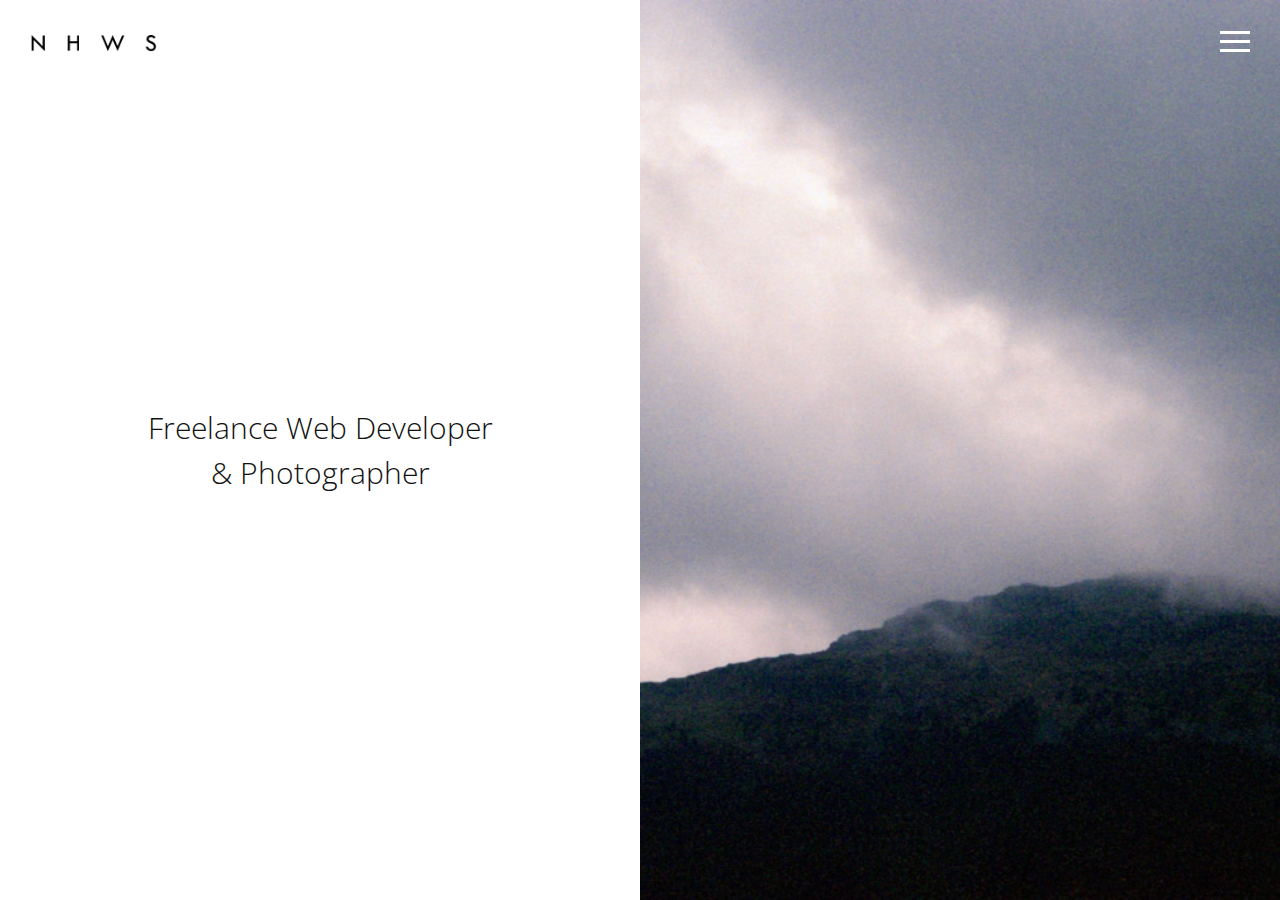
<file: index.html>
<!DOCTYPE html>
<html lang="en">
   <head>
      <meta charset="utf-8">
      <meta http-equiv="X-UA-Compatible" content="IE=edge">
      <meta name="viewport" content="width=device-width, initial-scale=1">
      <meta name="description" content="Nick Halstead Web Services. Nick Antony Halstead Web Services, Web Design Rothesay, Web Design Bute, Web Design Argyll and Bute, Web Design Scotland - Contact me for a free quote today. Services: CMS, Websites, Ecommerce, Design, Print">
      <meta name="author" content="Nick Halstead">
      <title>Nick Halstead Web Services</title>
      <!-- Css -->
      <link href="css/bootstrap.css" rel="stylesheet">
      <link href="css/style.css" rel="stylesheet">
   </head>
   <body>
      <nav class="navbar navbar-default navbar-fixed-top">
         <div class="col-md-12">
            <div class="nav">
               <button class="btn-nav">
               <span class="icon-bar inverted top"></span>
               <span class="icon-bar inverted middle"></span>
               <span class="icon-bar inverted bottom"></span>
               </button>
            </div>
            <a class="navbar-brand" href="index.html">
            <img class="logo" src="img/logo-nh.png" alt="logo">
            </a>
            <div class="nav-content hideNav hidden">
               <ul class="nav-list vcenter">
                  <li class="nav-item"><a class="item-anchor" href="index.html">Home</a></li>
                  <li class="nav-item"><a class="item-anchor" href="about.html">About Me</a></li>
                  <li class="nav-item"><a class="item-anchor" href="portfolio.html">Portfolio</a></li>
                  <li class="nav-item"><a class="item-anchor" href="contact.html">Contact</a></li>
               </ul>
            </div>
         </div>
      </nav>
      <!-- Header -->
      <div class="span12">
         <div class="col-md-6 no-gutter text-center fill">
            <h2 class="vcenter">Freelance Web Developer <br> & Photographer</h2>
         </div>
         <div class="col-md-6 no-gutter text-center">
            <div id="header" data-speed="2" data-type="background">
               <div id="headslide" class="carousel slide" data-ride="carousel">
                  <div class="carousel-inner" role="listbox">
                     <div class="item active">
                        <img src="img/home/9.jpg" alt="Slide">
                     </div>
                     <div class="item">
                        <img src="img/home/3.jpg" alt="Slide">
                     </div>
                     <div class="item">
                        <img src="img/home/7.jpg" alt="Slide">
                     </div>
                     <div class="item">
                        <img src="img/home/5.jpg" alt="Slide">
                     </div>
                     <div class="item">
                        <img src="img/home/4.jpg" alt="Slide">
                     </div>
                     <div class="item">
                        <img src="img/home/1.jpg" alt="Slide">
                     </div>
                  </div>
               </div>
            </div>
         </div>
      </div>
      <div style="clear:both;"></div>
      <!-- script -->
      <script src="js/jquery.js"></script>
      <script src="js/bootstrap.min.js"></script>
      <script src="js/menu-color.js"></script>
      <script src="js/modernizr.js"></script>
      <script src="js/script.js"></script>
   </body>
</html>
</file>
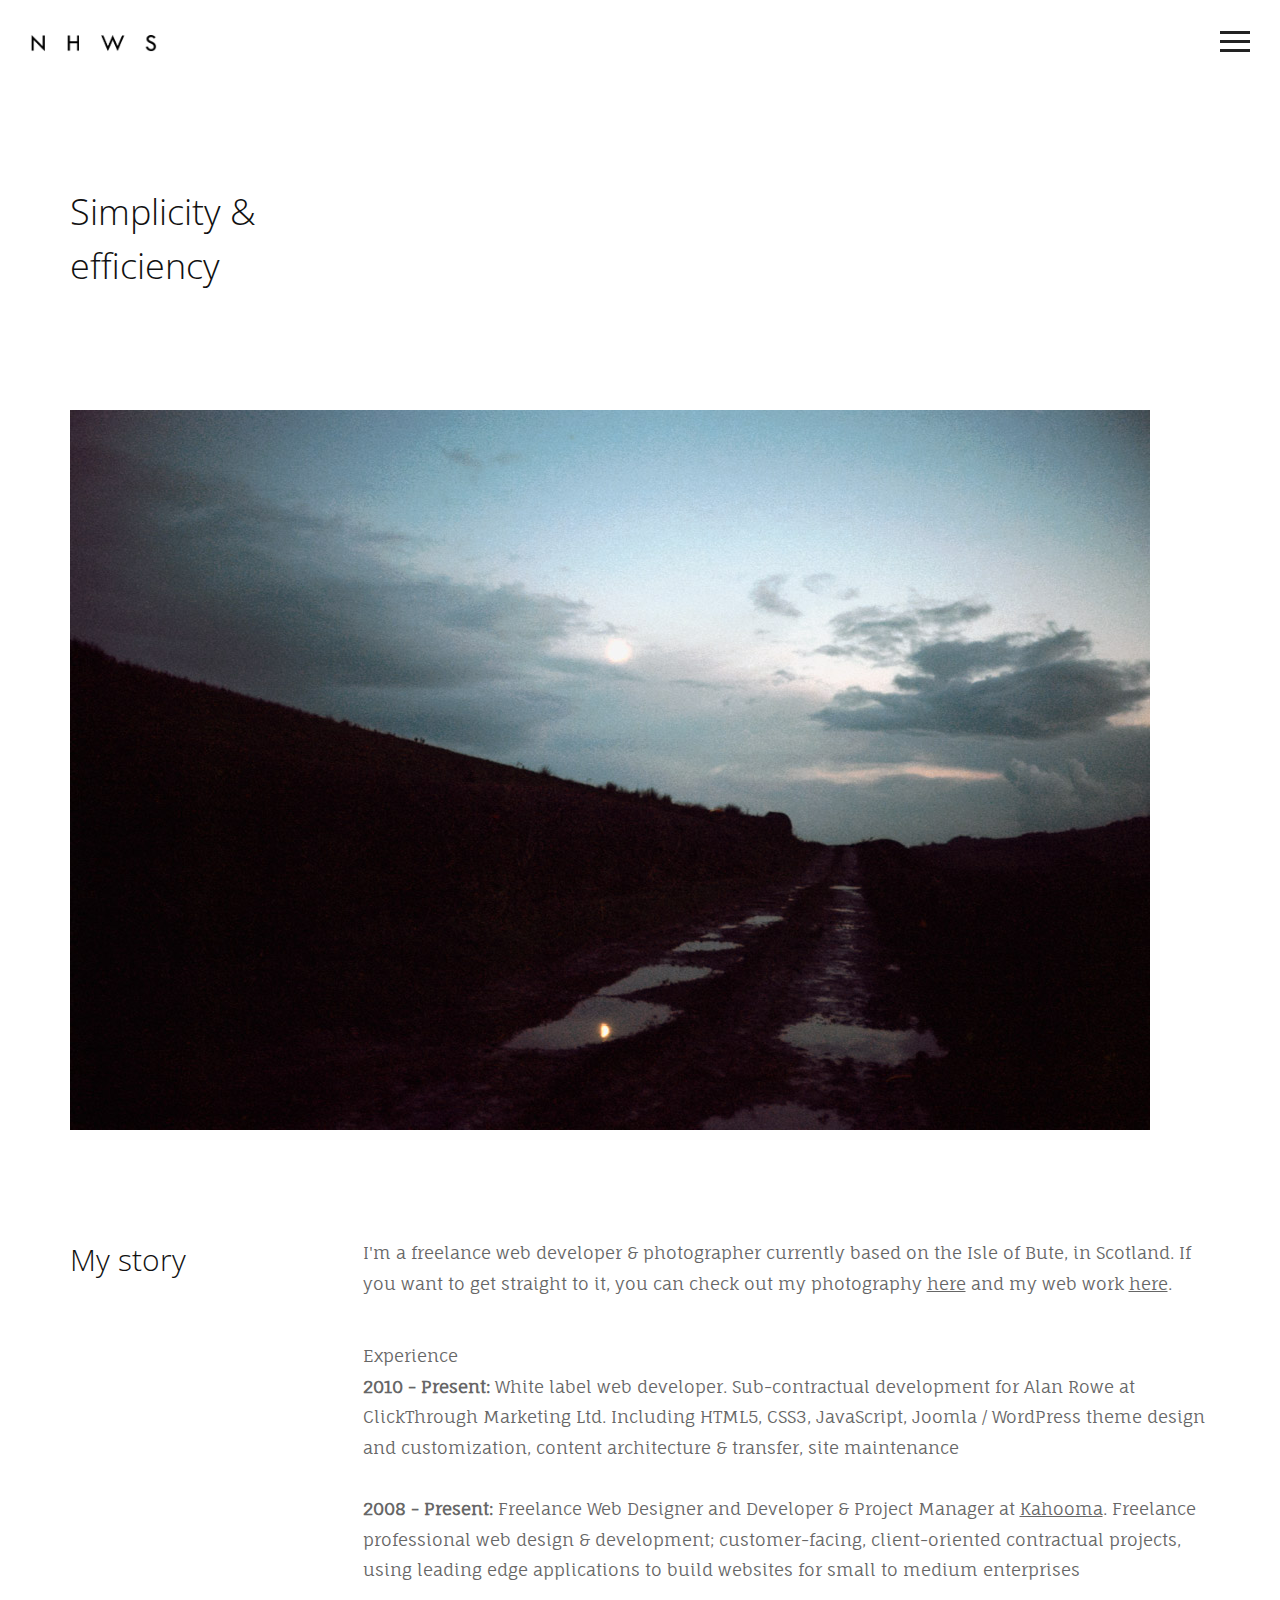
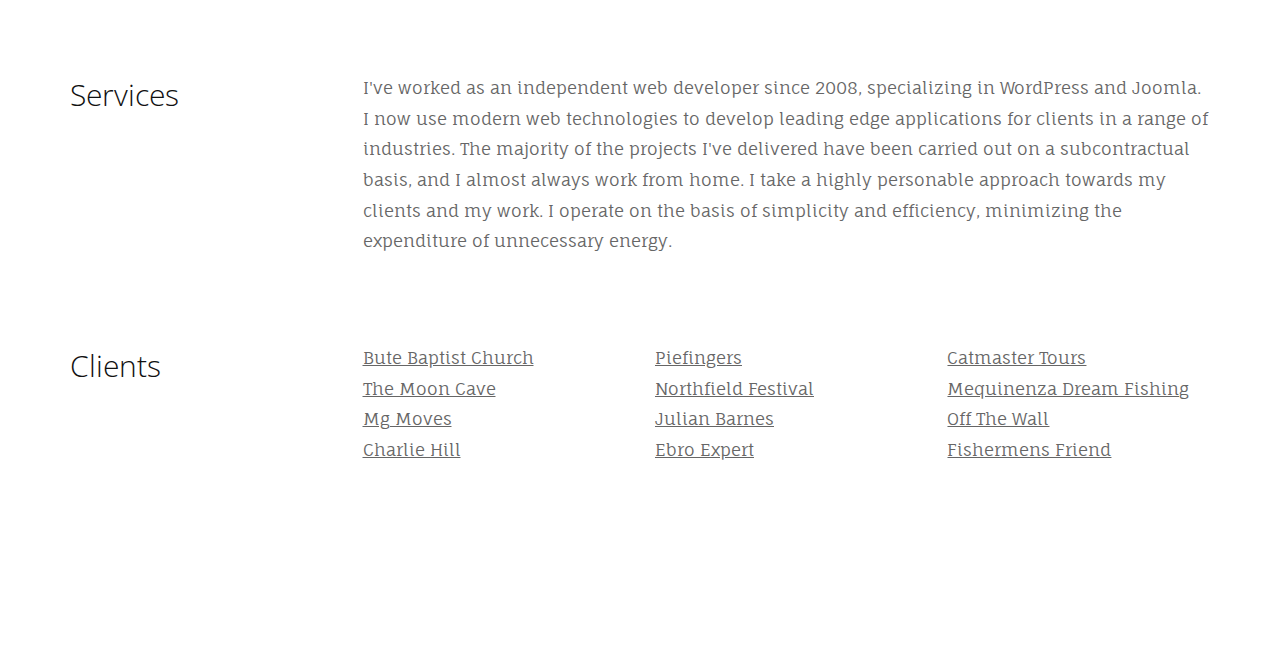
<file: about.html>
<!DOCTYPE html>
<html lang="en">
   <head>
      <meta charset="utf-8">
      <meta http-equiv="X-UA-Compatible" content="IE=edge">
      <meta name="viewport" content="width=device-width, initial-scale=1">
      <meta name="description" content="About Nick Halstead Web Services. Nick Antony Halstead Web Services, Web Design Rothesay, Web Design Bute, Web Design Argyll and Bute, Web Design Scotland - Contact me for a free quote today. Services: CMS, Websites, Ecommerce, Design, Print">
      <meta name="author" content="Nick Halstead">
      <title>Nick Halstead Web Services / About</title>
      <!-- Css -->
      <link href="css/bootstrap.css" rel="stylesheet">
      <link href="css/style.css" rel="stylesheet">
   </head>
   <body>
      <nav class="navbar navbar-default color-fill navbar-fixed-top">
         <div class="col-md-12">
            <div class="nav">
               <button class="btn-nav">
               <span class="icon-bar top"></span>
               <span class="icon-bar middle"></span>
               <span class="icon-bar bottom"></span>
               </button>
            </div>
            <a class="navbar-brand" href="index.html">
            <img class="logo" src="img/logo-nh.png" alt="logo">
            </a>
            <div class="nav-content hideNav hidden">
               <ul class="nav-list vcenter">
                  <li class="nav-item"><a class="item-anchor" href="index.html">Home</a></li>
                  <li class="nav-item"><a class="item-anchor" href="about.html">About Me</a></li>
                  <li class="nav-item"><a class="item-anchor" href="portfolio.html">Portfolio</a></li>
                  <li class="nav-item"><a class="item-anchor" href="contact.html">Contact</a></li>
               </ul>
            </div>
         </div>
      </nav>
      <section id="about">
         <div class="container">
            <div class="row">
               <div class="col-md-12">
                  <h1>
                     Simplicity &
                     <br>
                     efficiency
                  </h1>
                  <br>
                  <img class="img-responsive margin-top-45" src="img/home/5.jpg" alt="me">
               </div>
            </div>
            <br>
            <div class="row margin-top-45">
               <div class="col-md-3">
                  <h2>My story</h2>
               </div>
               <div class="col-md-9">
                  <p>
                     I'm a freelance web developer & photographer currently based on the Isle of Bute, in Scotland. If you want to get straight to it, you can check out my photography <a target="_blank" href="https://nickhalstead.co.uk/">here</a> and my web work <a href="https://web.nickhalstead.co.uk/portfolio">here</a>.
                  </p>
                  <br>
                  <p>  
                      Experience<br>
            <strong></b>2010 - Present:</strong> White label web developer. Sub-contractual development for Alan Rowe at ClickThrough Marketing Ltd. Including HTML5, CSS3, JavaScript, Joomla / WordPress theme design and customization, content architecture & transfer, site maintenance<br><br>

            <strong>2008 - Present:</strong> Freelance Web Designer and Developer & Project Manager at <a targer="_blank" href="https://cargocollective.com/kahooma">Kahooma</a>. Freelance professional web design & development; customer-facing, client-oriented contractual projects, using leading edge applications to build websites for small to medium enterprises
                  </p>
               </div>
            </div>
            <div class="row margin-top-45">
               <div class="col-md-3">
                  <h2>Services</h2>
               </div>
               <div class="col-md-9">
                  <p>
                     I've worked as an independent web developer since 2008, specializing in WordPress and Joomla. I now use modern web technologies to develop leading edge applications for clients in a range of industries. The majority of the projects I've delivered have been carried out on a subcontractual basis, and I almost always work from home. I take a highly personable approach towards my clients and my work. I operate on the basis of simplicity and efficiency, minimizing the expenditure of unnecessary energy.
                  </p>
               </div>
            </div>
            <div class="row margin-top-45">
               <div class="col-md-3">
                  <h2>Clients</h2>
               </div>
               <div class="col-md-9">
                  <div class="row">
                     <div class="col-md-4">
                        <ul class="list-unstyled">
                           <li><a target="_blank" href="https://www.butebaptists.org.uk/">Bute Baptist Church</a></li>
                           <li><a target="_blank" href="https://www.themooncave.net/">The Moon Cave</a></li>
                           <li><a target="_blank" href="https://www.mgmoves.co.uk/">Mg Moves</a></li>
                           <li><a target="_blank" href="https://www.charliehill.org.uk/">Charlie Hill</a></li>
                        </ul>
                     </div>
                     <div class="col-md-4">
                        <ul class="list-unstyled">
                           <li><a target="_blank" href="https://www.piefingers.net/">Piefingers</a></li>
                           <li><a target="_blank" href="https://www.northfieldfestival.org.uk/">Northfield Festival</a></li>
                           <li><a target="_blank" href="https://www.julianbarnesangling.com/">Julian Barnes</a></li>
                           <li><a target="_blank" href="https://ebro-expert.com/">Ebro Expert</a></li>
                        </ul>
                     </div>
                     <div class="col-md-4">
                        <ul class="list-unstyled">
                           <li><a target="_blank" href="https://www.catmastertours.com/">Catmaster Tours</a></li>
                           <li><a target="_blank" href="https://www.mequinenzadreamfishing.co.uk/">Mequinenza Dream Fishing</a></li>
                           <li><a target="_blank" href="https://offthewallstainedglass.com/">Off The Wall</a></li>
                           <li><a target="_blank" href="https://www.fishermans-friend.es/">Fishermens Friend</a></li>
                        </ul>
                     </div>
                  </div>
               </div>
            </div>
         </div>
      </section>
      <!-- script -->
      <script src="js/jquery.js"></script>
      <script src="js/bootstrap.min.js"></script>
      <script src="js/modernizr.js"></script>
      <script src="js/script.js"></script>
   </body>
</html>
</file>
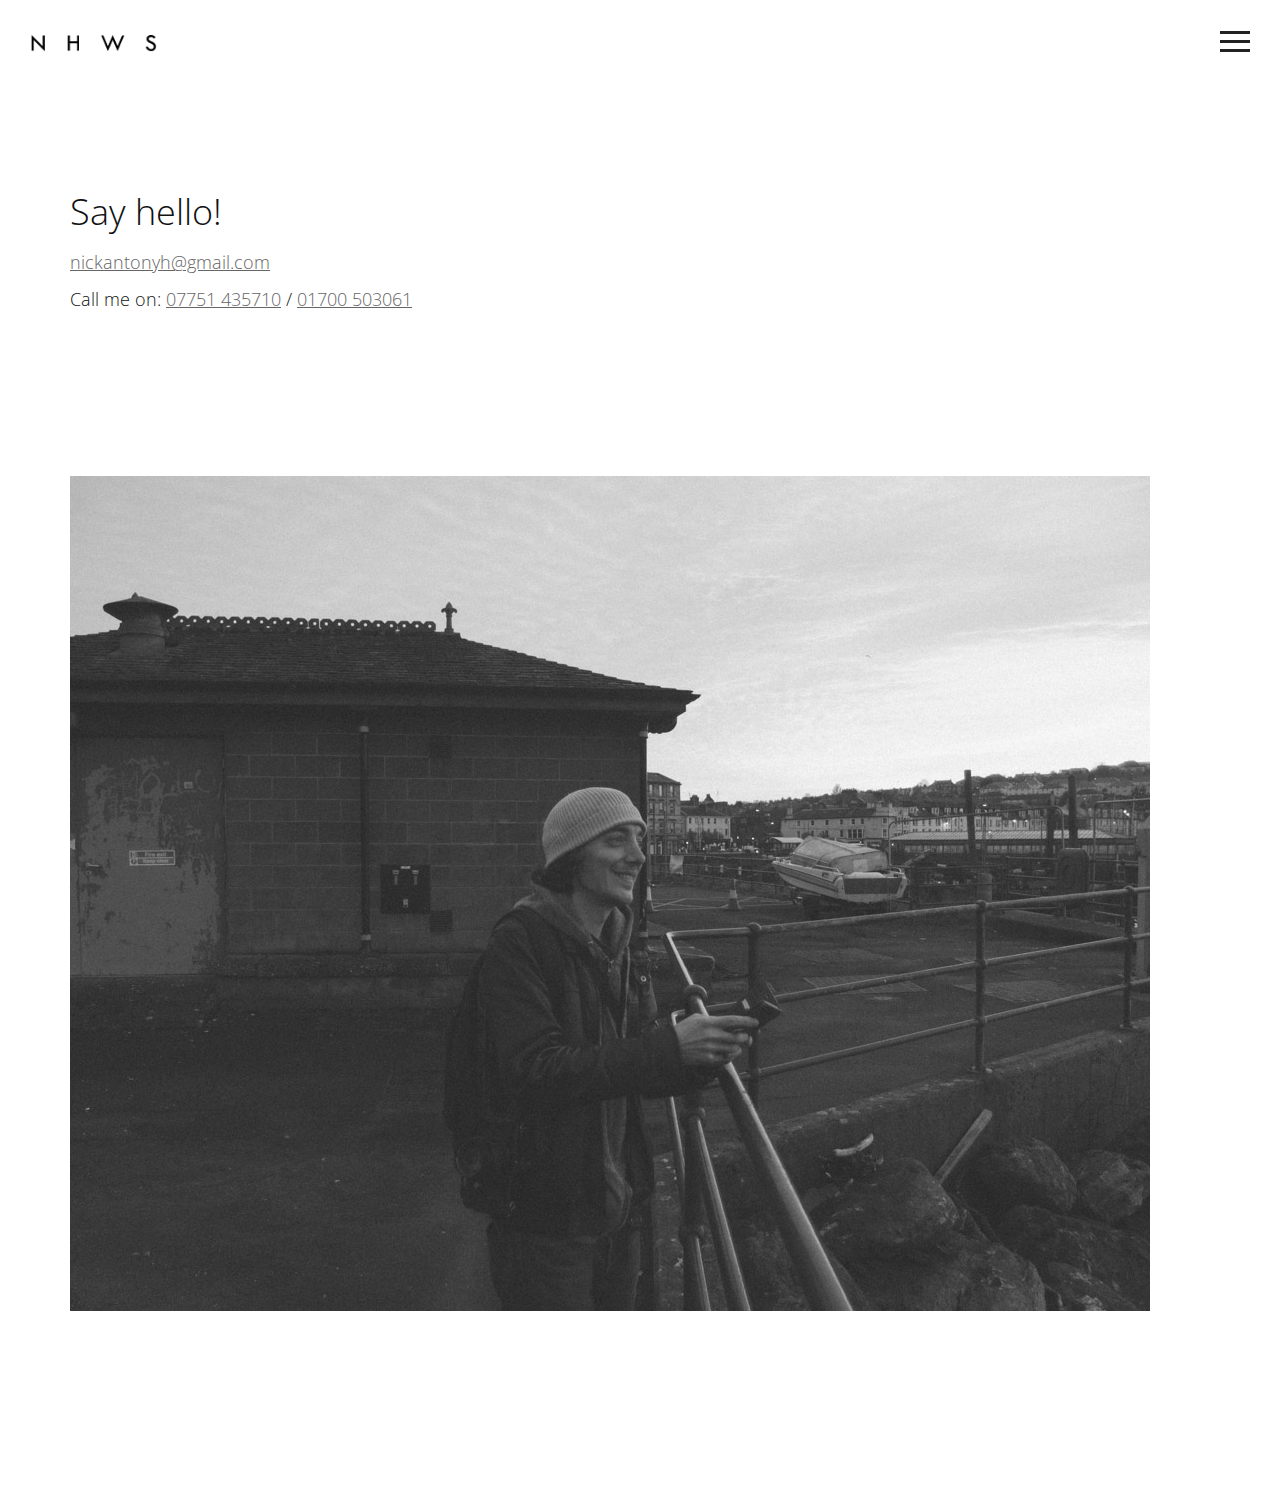
<file: contact.html>
<!DOCTYPE html>
<html lang="en">
   <head>
      <meta charset="utf-8">
      <meta http-equiv="X-UA-Compatible" content="IE=edge">
      <meta name="viewport" content="width=device-width, initial-scale=1">
      <meta name="description" content="Contact Nick Halstead Web Services. Nick Antony Halstead Web Services, Web Design Rothesay, Web Design Bute, Web Design Argyll and Bute, Web Design Scotland - Contact me for a free quote today. Services: CMS, Websites, Ecommerce, Design, Print">
      <meta name="author" content="Nick Halstead">
      <title>Nick Halstead Web Services / Contact</title>
      <!-- Css -->
      <link href="css/bootstrap.css" rel="stylesheet">
      <link href="css/style.css" rel="stylesheet">
   </head>
   <body>
      <nav class="navbar navbar-default color-fill navbar-fixed-top">
         <div class="col-md-12">
            <div class="nav">
               <button class="btn-nav">
               <span class="icon-bar top"></span>
               <span class="icon-bar middle"></span>
               <span class="icon-bar bottom"></span>
               </button>
            </div>
            <a class="navbar-brand" href="index.html">
            <img class="logo" src="img/logo-nh.png" alt="logo">
            </a>
            <div class="nav-content hideNav hidden">
               <ul class="nav-list vcenter">
                  <li class="nav-item"><a class="item-anchor" href="index.html">Home</a></li>
                  <li class="nav-item"><a class="item-anchor" href="about.html">About Me</a></li>
                  <li class="nav-item"><a class="item-anchor" href="portfolio.html">Portfolio</a></li>
                  <li class="nav-item"><a class="item-anchor" href="contact.html">Contact</a></li>
               </ul>
            </div>
         </div>
      </nav>
      <section>
         <div class="container">
            <div class="row">
               <div class="col-md-12">
                  <h1>Say hello!</h1>
                  <h4><a href="mailto:nickantonyh@gmail.com">nickantonyh@gmail.com</a></h4>
                  <h4>Call me on: <a href="tel:07751435710">07751 435710</a> / <a href="tel:01700503061">01700 503061</h4>
               </div>
            </div>
            <div class="row margin-top-45">
               <div class="col-md-12">
                  <img class="img-responsive margin-top-45" src="img/nhal.jpg" alt="me">
               </div>
            </div>
         </div>
         </div>
      </section>
      <!-- script -->
      <script src="js/jquery.js"></script>
      <script src="js/bootstrap.min.js"></script>
      <script src="js/modernizr.js"></script>
      <script src="js/script.js"></script>
   </body>
</html>
</file>
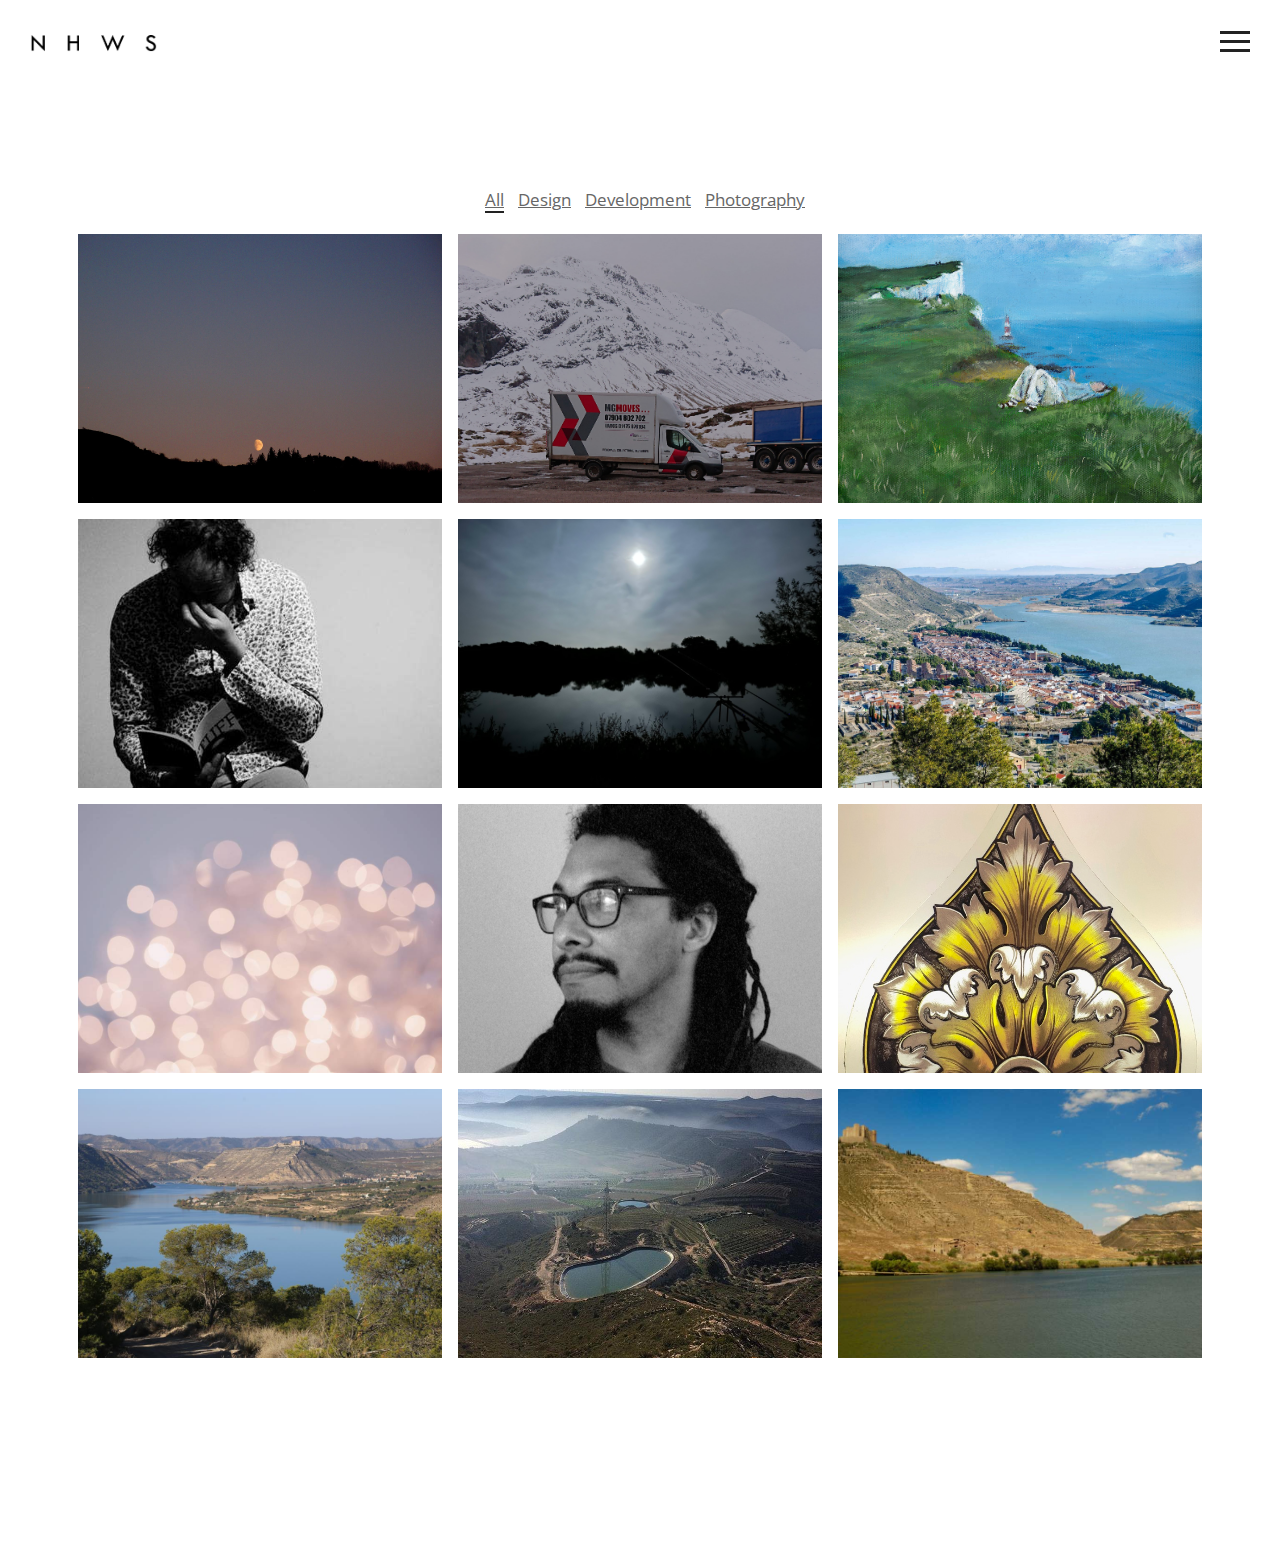
<file: portfolio.html>
<!DOCTYPE html>
<html lang="en">
   <head>
      <meta charset="utf-8">
      <meta http-equiv="X-UA-Compatible" content="IE=edge">
      <meta name="viewport" content="width=device-width, initial-scale=1">
      <meta name="description" content="Portfolio Nick Halstead Web Services. Nick Antony Halstead Web Services, Web Design Rothesay, Web Design Bute, Web Design Argyll and Bute, Web Design Scotland - Contact me for a free quote today. Services: CMS, Websites, Ecommerce, Design, Print">
      <meta name="author" content="Nick Halstead">
      <title>Nick Halstead Web Services / Portfolio</title>
      <!-- Css -->
      <link href="css/bootstrap.css" rel="stylesheet">
      <link href="css/lightbox.css" rel="stylesheet" type="text/css" media="all" />
      <link href="css/style.css" rel="stylesheet">
   </head>
   <body>
      <nav class="navbar navbar-default color-fill navbar-fixed-top">
         <div class="col-md-12">
            <div class="nav">
               <button class="btn-nav">
               <span class="icon-bar top"></span>
               <span class="icon-bar middle"></span>
               <span class="icon-bar bottom"></span>
               </button>
            </div>
            <a class="navbar-brand" href="index.html">
            <img class="logo" src="img/logo-nh.png" alt="logo">
            </a>
            <div class="nav-content hideNav hidden">
               <ul class="nav-list vcenter">
                  <li class="nav-item"><a class="item-anchor" href="index.html">Home</a></li>
                  <li class="nav-item"><a class="item-anchor" href="about.html">About Me</a></li>
                  <li class="nav-item"><a class="item-anchor" href="portfolio.html">Portfolio</a></li>
                  <li class="nav-item"><a class="item-anchor" href="contact.html">Contact</a></li>
               </ul>
            </div>
         </div>
      </nav>
      <section id="portfolio">
         <div class="container">
            <ul class="portfolio-sorting list-inline text-center">
               <li><a href="#" data-group="all" class="active">All</a>
               </li>
               <li><a href="#" data-group="des">Design</a>
               </li>
               <li><a href="#" data-group="dev">Development</a>
               </li>
               <li><a href="#" data-group="photo">Photography</a>
               </li>
            </ul>
            <div class="row">
               <div class="col-sm-12">
                  <div class="lightbox-grid square-thumbs" data-gallery-title="Gallery">
                     <ul class="portfolio-items list-unstyled" id="grid">
                        <li class="col-md-4 col-sm-12 col-xs-12 no-gutter" data-groups='["des","photo"]'>
                           <a href="https://www.themooncave.net/" data-lightbox="false">
                              <div class="background-image-holder">
                                 <img alt="The Moon Cave" class="background-image" src="img/nick-moonphoto-brisbaneglen-EDIT.jpg" />
                              </div>
                           </a>
                        </li>
                        <li class="col-md-4 col-sm-12 col-xs-12 no-gutter" data-groups='["des","dev"]'>
                           <a href="https://www.mgmoves.co.uk/" data-lightbox="false">
                              <div class="background-image-holder">
                                 <img alt="Mg Moves" class="background-image" src="img/mg-moves-coverage.jpg" />
                              </div>
                           </a>
                        </li>
                        <li class="col-md-4 col-sm-12 col-xs-12 no-gutter" data-groups='["des","dev","photo"]'>
                           <a href="https://www.piefingers.net/" data-lightbox="false">
                              <div class="background-image-holder">
                                 <img alt="Piefingers" class="background-image" src="img/piefingers.jpg" />
                              </div>
                           </a>
                        </li>
			<li class="col-md-4 col-sm-12 col-xs-12 no-gutter" data-groups='["des","dev"]'>
                           <a href="https://www.charliehill.org.uk/" data-lightbox="false">
                              <div class="background-image-holder">
                                 <img alt="Charlie Hill" class="background-image" src="img/charlie.jpg" />
                              </div>
                           </a>
                        </li>
                        <li class="col-md-4 col-sm-12 col-xs-12 no-gutter" data-groups='["dev"]'>
                           <a href="https://www.julianbarnesangling.com/" data-lightbox="false">
                              <div class="background-image-holder">
                                 <img alt="Julian Barnes" class="background-image" src="img/julian-3.jpg" />
                              </div>
                           </a>
                        </li>
                        <li class="col-md-4 col-sm-12 col-xs-12 no-gutter" data-groups='["des","dev"]'>
                           <a href="https://www.catmastertours.com/" data-lightbox="false">
                              <div class="background-image-holder">
                                 <img alt="Catmaster Tours" class="background-image" src="img/catmaster-2.jpg" />
                              </div>
                           </a>
                        </li>
                        <li class="col-md-4 col-sm-12 col-xs-12 no-gutter" data-groups='["des","dev"]'>
                           <a href="https://www.northfieldfestival.org.uk/" data-lightbox="false">
                              <div class="background-image-holder">
                                 <img alt="Northfield Festival" class="background-image" src="img/northfield.jpg" />
                              </div>
                           </a>
                        </li>  
                        <li class="col-md-4 col-sm-12 col-xs-12 no-gutter" data-groups='["des","dev","photo"]'>
                           <a href="https://www.butebaptists.org.uk/" data-lightbox="false">
                              <div class="background-image-holder">
                                 <img alt="Bute Baptist Church" class="background-image" src="img/peter-atkins.jpg" />
                              </div>
                           </a>
                        </li>
			<li class="col-md-4 col-sm-12 col-xs-12 no-gutter" data-groups='["dev"]'>
                           <a href="https://offthewallstainedglass.com/" data-lightbox="false">
                              <div class="background-image-holder">
                                 <img alt="Off The Wall" class="background-image" src="img/otw.jpeg" />
                              </div>
                           </a>
                        </li>
			<li class="col-md-4 col-sm-12 col-xs-12 no-gutter" data-groups='["dev","des"]'>
                           <a href="https://ebro-expert.com/" data-lightbox="false">
                              <div class="background-image-holder">
                                 <img alt="Ebro Expert" class="background-image" src="img/ebro-expert.jpeg" />
                              </div>
                           </a>
                        </li>
			<li class="col-md-4 col-sm-12 col-xs-12 no-gutter" data-groups='["dev"]'>
                           <a href="https://www.fishermans-friend.es/" data-lightbox="false">
                              <div class="background-image-holder">
                                 <img alt="Fishermans Friend" class="background-image" src="img/fish-friend.jpg" />
                              </div>
                           </a>
                        </li>    
			<li class="col-md-4 col-sm-12 col-xs-12 no-gutter" data-groups='["dev"]'>
                           <a href="https://www.mequinenzadreamfishing.co.uk/" data-lightbox="false">
                              <div class="background-image-holder">
                                 <img alt="Mequinenza Dream Fishing" class="background-image" src="img/meqDreamFishing.jpg" />
                              </div>
                           </a>
                        </li>     
                     </ul>
                  </div>
               </div>
            </div>
         </div>
      </section>
      <!-- script -->
      <script src="js/jquery.js"></script>
      <script src="js/bootstrap.min.js"></script>
    <!--  <script src="js/lightbox-plus-jquery.js"></script> -->
      <script src="js/jquery.shuffle.min.js"></script>
      <script src="js/modernizr.js"></script>
      <script src="js/script.js"></script>
   </body>
</html>
</file>
<file: css/style.css>
@import url(https://fonts.googleapis.com/css?family=Open+Sans:400,300);
@import 'https://fonts.googleapis.com/css?family=Fauna+One';

/*---------- Global Style ----------*/
.container a {
	text-decoration: underline;
}
body {
    color: #222;
    font-family: 'Fauna One', serif;
    font-size: 17px;
    line-height: 1.8!important;
}
html {
    overflow-x: hidden;
}
h1,
h2,
h3,
h4,
h5,
h6 {
    font-family: 'Open Sans', sans-serif;
    font-weight: 200;
    color: #111;
    line-height: 1.5em;
    margin-top: 0;
}
p {
    font-family: 'Fauna One', serif;
    font-weight: 300;
    margin-top: 1px;
}
p,
ul,
li {
    color: #666;
}
section {
    padding-top: 185px;
    padding-bottom: 185px;
}
.no-gutter {
    padding-right: 0;
    padding-left: 0;
}
a,
a:link {
    color: #666;
}
a:hover,
a:focus,
a:visited {
    color: #666;
    text-decoration: none;
}
.vcenter {
    position: relative;
    top: 50%;
    transform: translateY(-50%);
    -webkit-transform: translateY(-50%);
    -ms-transform: translateY(-50%);
}
.fill {
    height: 100vh;
}
.margin-top-05 {
    margin-top: 0.5em;
}
.margin-top-10 {
    margin-top: 1.0em;
}
.margin-top-15 {
    margin-top: 1.5em;
}
.margin-top-20 {
    margin-top: 2.0em;
}
.margin-top-25 {
    margin-top: 2.5em;
}
.margin-top-30 {
    margin-top: 3.0em;
}
.margin-top-35 {
    margin-top: 3.5em;
}
.margin-top-40 {
    margin-top: 4.0em;
}
.margin-top-45 {
    margin-top: 4.5em;
}

/*---------- Navbar ----------*/

.nav {
    position: relative;
    width: auto;
    display: inline-block;
    border: none;
    float: right;
    z-index: 99999;
}
.navbar-fixed-top {
    padding-top: 10px;
}
.navbar-brand {
    padding-top: 25px;
}
.navbar-brand > img {
    max-width: 127px;
    z-index: 9999;
}
@media (max-width: 768px) {
    .navbar-brand {
        padding-left: 0px;
    }
}
.navbar-default {
    background-color: transparent;
    border-color: transparent;
}
.navbar-default.color-fill {
    background-color: #fff;
    border-color: transparent;
}
.btn-nav {
    background: transparent;
    border: none;
    padding: 15px;
    -webkit-transition: all .5s ease;
    -moz-transition: all .5s ease;
    -ms-transition: all .5s ease;
    -o-transition: all .5s ease;
    transition: all .5s ease;
    cursor: pointer;
    z-index: 99999;
}
@media (max-width: 768px) {
    .btn-nav {
        padding: 15px 0;
    }
}
.btn-nav:focus {
    outline: 0;
}
.icon-bar {
    display: block;
    margin: 6px 0;
    width: 30px;
    height: 3px;
    background-color: #222;
}
.icon-bar.inverted {
    background-color: #fff;
}
@media (max-width: 992px) {
    .icon-bar.inverted {
        background-color: #222;
    }
}
.opaque {
    background-color: #fff!important;
}
.btn-nav:hover .icon-bar {
    -webkit-transition: all 1s ease;
    -moz-transition: all 1s ease;
    -ms-transition: all 1s ease;
    -o-transition: all 1s ease;
    transition: all 1s ease;
    background-color: #555;
}
.nav-content {
    position: fixed;
    top: -100%;
    bottom: 0;
    left: 0;
    right: 0;
    background-color: rgba(255, 255, 255, 1);
    display: block;
    height: 100%;
    z-index: 9;
}
.nav-list {
    list-style: none;
    padding: 0;
    position: relative;
}
.item-anchor {
    color: #fff;
    font-size: 30px;
    font-weight: 100;
    position: relative;
    text-decoration: none;
    padding: 10px;
}
.item-anchor:hover,
.item-anchor:focus {
    color: #ffffff;
    -webkit-transition: all 1s ease;
    -moz-transition: all 1s ease;
    -ms-transition: all 1s ease;
    -o-transition: all 1s ease;
    transition: all 1s ease;
}
.item-anchor:hover:after,
.item-anchor:focus:after {
    width: 100%;
    background: #f7f7f7;
    -webkit-transition: all 1s ease;
    -moz-transition: all 1s ease;
    -ms-transition: all 1s ease;
    -o-transition: all 1s ease;
    transition: all 1s ease;
}
.nav-item {
    font-family: 'Open Sans', sans-serif;
    margin: 10px auto;
    text-align: center;
    color: #222;
}
.nav-item a:link,
.nav-item a:hover,
.nav-item a:focus {
    color: #222;
}
.nav-item a:hover,
.nav-item a:focus {
    border-bottom: 2px solid #222;
}
.animated {
    display: block;
    margin: 0 auto;
}
.animated:hover .icon-bar,
.animated:focus .icon-bar {
    background-color: #fff;
}
.animated:focus {
    cursor: pointer;
    z-index: 9999;
}
.middle {
    margin: 0 auto;
}
.icon-bar {
    -webkit-transition: all .7s ease;
    -moz-transition: all .7s ease;
    -ms-transition: all .7s ease;
    -o-transition: all .7s ease;
    transition: all .7s ease;
    z-index: 999999;
}
.animated .icon-bar {
    z-index: 999999;
    background-color: #222!important;
}
.animated .top {
    -webkit-transform: translateY(7px) rotateZ(45deg);
    -moz-transform: translateY(7px) rotateZ(45deg);
    -ms-transform: translateY(7px) rotateZ(45deg);
    -o-transform: translateY(7px) rotateZ(45deg);
    transform: translateY(7px) rotateZ(45deg);
}
.animated .bottom {
    -webkit-transform: translateY(-11px) rotateZ(-45deg);
    -moz-transform: translateY(-11px) rotateZ(-45deg);
    -ms-transform: translateY(-11px) rotateZ(-45deg);
    -o-transform: translateY(-11px) rotateZ(-45deg);
    transform: translateY(-11px) rotateZ(-45deg);
}
.animated .middle {
    width: 0;
}
@keyframes showNav {
    from {
        top: -100%;
    }
    to {
        top: 0;
    }
}
@-webkit-keyframes showNav {
    from {
        top: -100%;
    }
    to {
        top: 0;
    }
}
@-moz-keyframes showNav {
    from {
        top: -100%;
    }
    to {
        top: 0;
    }
}
@-o-keyframes showNav {
    from {
        top: -100%;
    }
    to {
        top: 0;
    }
}
.showNav {
    -webkit-animation: showNav 1s ease forwards;
    -moz-animation: showNav 1s ease forwards;
    -o-animation: showNav 1s ease forwards;
    animation: showNav 1s ease forwards;
}
@keyframes hideNav {
    from {
        top: 0;
    }
    to {
        top: -100%;
    }
}
@-webkit-keyframes hideNav {
    from {
        top: 0;
    }
    to {
        top: -100%;
    }
}
@-moz-keyframes hideNav {
    from {
        top: 0;
    }
    to {
        top: -100%;
    }
}
@-o-keyframes hideNav {
    from {
        top: 0;
    }
    to {
        top: -100%;
    }
}
.hideNav {
    -webkit-animation: hideNav 1s ease forwards;
    -moz-animation: hideNav 1s ease forwards;
    -o-animation: hideNav 1s ease forwards;
    animation: hideNav 1s ease forwards;
}
.hidden {
    display: none;
}

/*---------- Menu Icon Animation ----------*/

.navbar-toggle * {
    -ms-transition: all 0.4s ease;
    -webkit-transition: all 0.4s ease;
    -moz-transition: all 0.4s ease;
    -o-transition: all 0.4s ease;
    transition: all 0.4s ease;
}
.navbar-toggle {
    border: medium none;
    border-radius: 0;
    color: #fff;
    cursor: pointer;
    height: 50px;
    padding: 16px;
    width: 50px;
    float: right;
    margin-top: 0px;
    margin-bottom: 0px;
}
.navbar-default .navbar-toggle:hover,
.navbar-default .navbar-toggle:focus {
    background-color: #fff;
}
.navbar-default .navbar-toggle,
.navbar-default .navbar-collapse,
.navbar-default .navbar-form {
    border-color: #fff;
}
.navbar-toggle span {
    width: 25px;
    height: 3px;
    margin-bottom: 5px;
    background-color: #222;
    display: block;
}
.navbar-toggle span.bar1 {
    -ms-transform: rotate(45deg);
    -webkit-transform: rotate(45deg);
    -moz-transform: rotate(45deg);
    -o-transform: rotate(45deg);
    transform: rotate(45deg);
    -ms-transform-origin: 1px 3px;
    -webkit-transform-origin: 1px 3px;
    -moz-transform-origin: 1px 3px;
    -o-transform-origin: 1px 3px;
    transform-origin: 1px 3px;
    width: 31px;
}
.navbar-toggle span.bar2 {
    -ms-transform: rotate(-360deg) scale(0);
    -webkit-transform: rotate(-360deg) scale(0);
    -moz-transform: rotate(-360deg) scale(0);
    -o-transform: rotate(-360deg) scale(0);
    transform: rotate(-360deg) scale(0);
}
.navbar-toggle span.bar3 {
    -ms-transform: rotate(-45deg);
    -webkit-transform: rotate(-45deg);
    transform: rotate(-45deg);
    -ms-transform-origin: 8px 2px;
    -webkit-transform-origin: 8px 2px;
    transform-origin: 8px 2px;
    width: 31px;
}
.navbar-toggle.collapsed span.bar1,
.navbar-toggle.collapsed span.bar2,
.navbar-toggle.collapsed span.bar3,
.navbar-toggle.collapsed span.bar4 {
    -ms-transform: none;
    -webkit-transform: none;
    transform: none;
    width: 30px;
}

/*---------- Header ----------*/

#header {
    height: 50%;
    margin: 0 auto;
    position: relative;
    color: #fff;
    text-align: center;
    background-size: cover;
}
#headslide {
    position: relative;
}
#headslide .img-responsive,
#headslide .thumbnail > img,
#headslide .thumbnail a > img,
#headslide .carousel-inner > .item > img,
#headslide .carousel-inner > .item > a > img {
    height: 100vh;
    max-width: none;
    object-fit: cover;
    width: 100%;
}
#header h1,
#header p {
    color: #fff;
}
#header h1 {
    font-size: 3.5em;
}
#header p {
    font-size: 1.5em;
}

/*---------- Portfolio ----------*/

#portfolio {
    padding-top: 185px;
}
.background-image-holder {
    background-attachment: scroll;
    background-clip: border-box;
    background-origin: padding-box;
    background-position: 50% 50% !important;
    background-repeat: repeat;
    background-size: cover !important;
    height: 100%;
    left: 0;
    top: 0;
    transition: all 0.3s ease 0s;
    width: 100%;
    z-index: 1;
}
.background-image {
    height: 100%;
    width: 100%;
    object-fit: cover;
}
.square-thumbs li {
    height: 285px;
}
.lightbox-grid li {
    padding: 8px;
    float: left;
    opacity: 1;
    transition: all 0.3s ease 0s;
}
@media (max-width: 992px) {
    .lightbox-grid li  {
        padding: 8px 0;
    }
}
.lightbox-grid,
.lightbox-grid ul,
.lightbox-grid li {
    overflow: hidden;
    position: relative;
}
.portfolio-sorting {
    padding-left: 15px;
    font-family: 'Open Sans', sans-serif;
}
.portfolio-sorting li a:hover,
.portfolio-sorting li a.active {
    border-bottom: 2px solid #222;
}
.portfolio-item {
    margin-bottom: 30px;
}
.item {
    height: 100vh;
}
.item img {
    width: 100%;
    height: 100vh!important;
    object-fit: cover;
}
</file>
